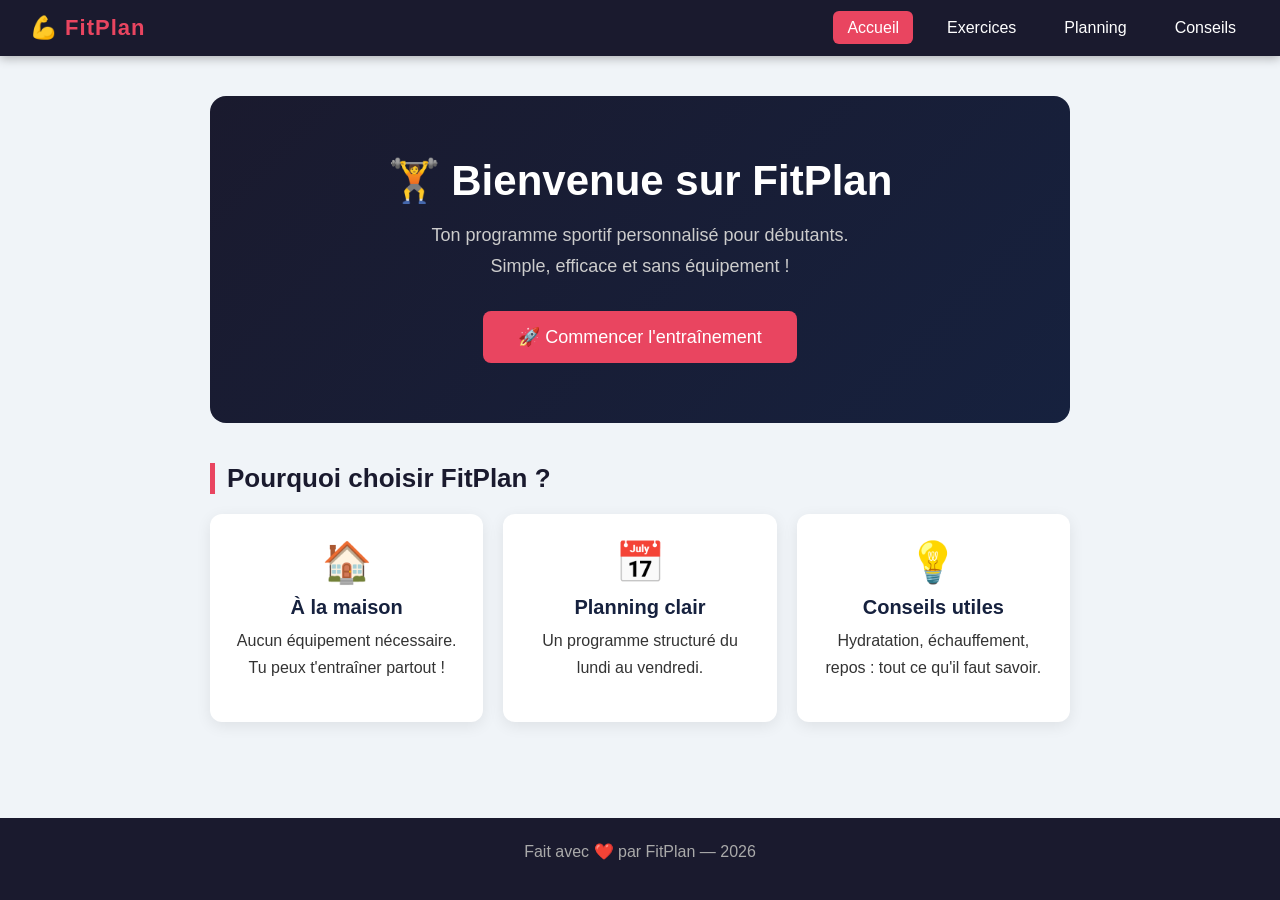
<file: index.html>
<!DOCTYPE html>
<html lang="fr">
<head>
  <meta charset="UTF-8" />
  <meta name="viewport" content="width=device-width, initial-scale=1.0" />
  <title>FitPlan - Programme Sportif</title>

  <link rel="stylesheet" href="style.css" />
</head>

<body>

  <nav>
    <div class="logo">💪 FitPlan</div>
    <ul>
      <li><a href="index.html" class="actif">Accueil</a></li>
      <li><a href="exercices.html">Exercices</a></li>
      <li><a href="planning.html">Planning</a></li>
      <li><a href="conseils.html">Conseils</a></li>
    </ul>
  </nav>


  <main>

    <section class="hero">
      <h1>🏋️ Bienvenue sur FitPlan</h1>
      <p>Ton programme sportif personnalisé pour débutants.<br>Simple, efficace et sans équipement !</p>

    
      <button id="btn-entrainement" class="btn-principal">
        🚀 Commencer l'entraînement
      </button>
    </section>

    
    <h2>Pourquoi choisir FitPlan ?</h2>

    <div class="avantages">

      <div class="avantage-item">
        <div class="icone">🏠</div>
        <h3>À la maison</h3>
        <p>Aucun équipement nécessaire. Tu peux t'entraîner partout !</p>
      </div>

      <div class="avantage-item">
        <div class="icone">📅</div>
        <h3>Planning clair</h3>
        <p>Un programme structuré du lundi au vendredi.</p>
      </div>

      <div class="avantage-item">
        <div class="icone">💡</div>
        <h3>Conseils utiles</h3>
        <p>Hydratation, échauffement, repos : tout ce qu'il faut savoir.</p>
      </div>

    </div>

  </main>

  <footer>
    <p>Fait avec <span>❤️</span> par FitPlan &mdash; 2026</p>
  </footer>
  <script src="script.js"></script>

</body>
</html>
</file>
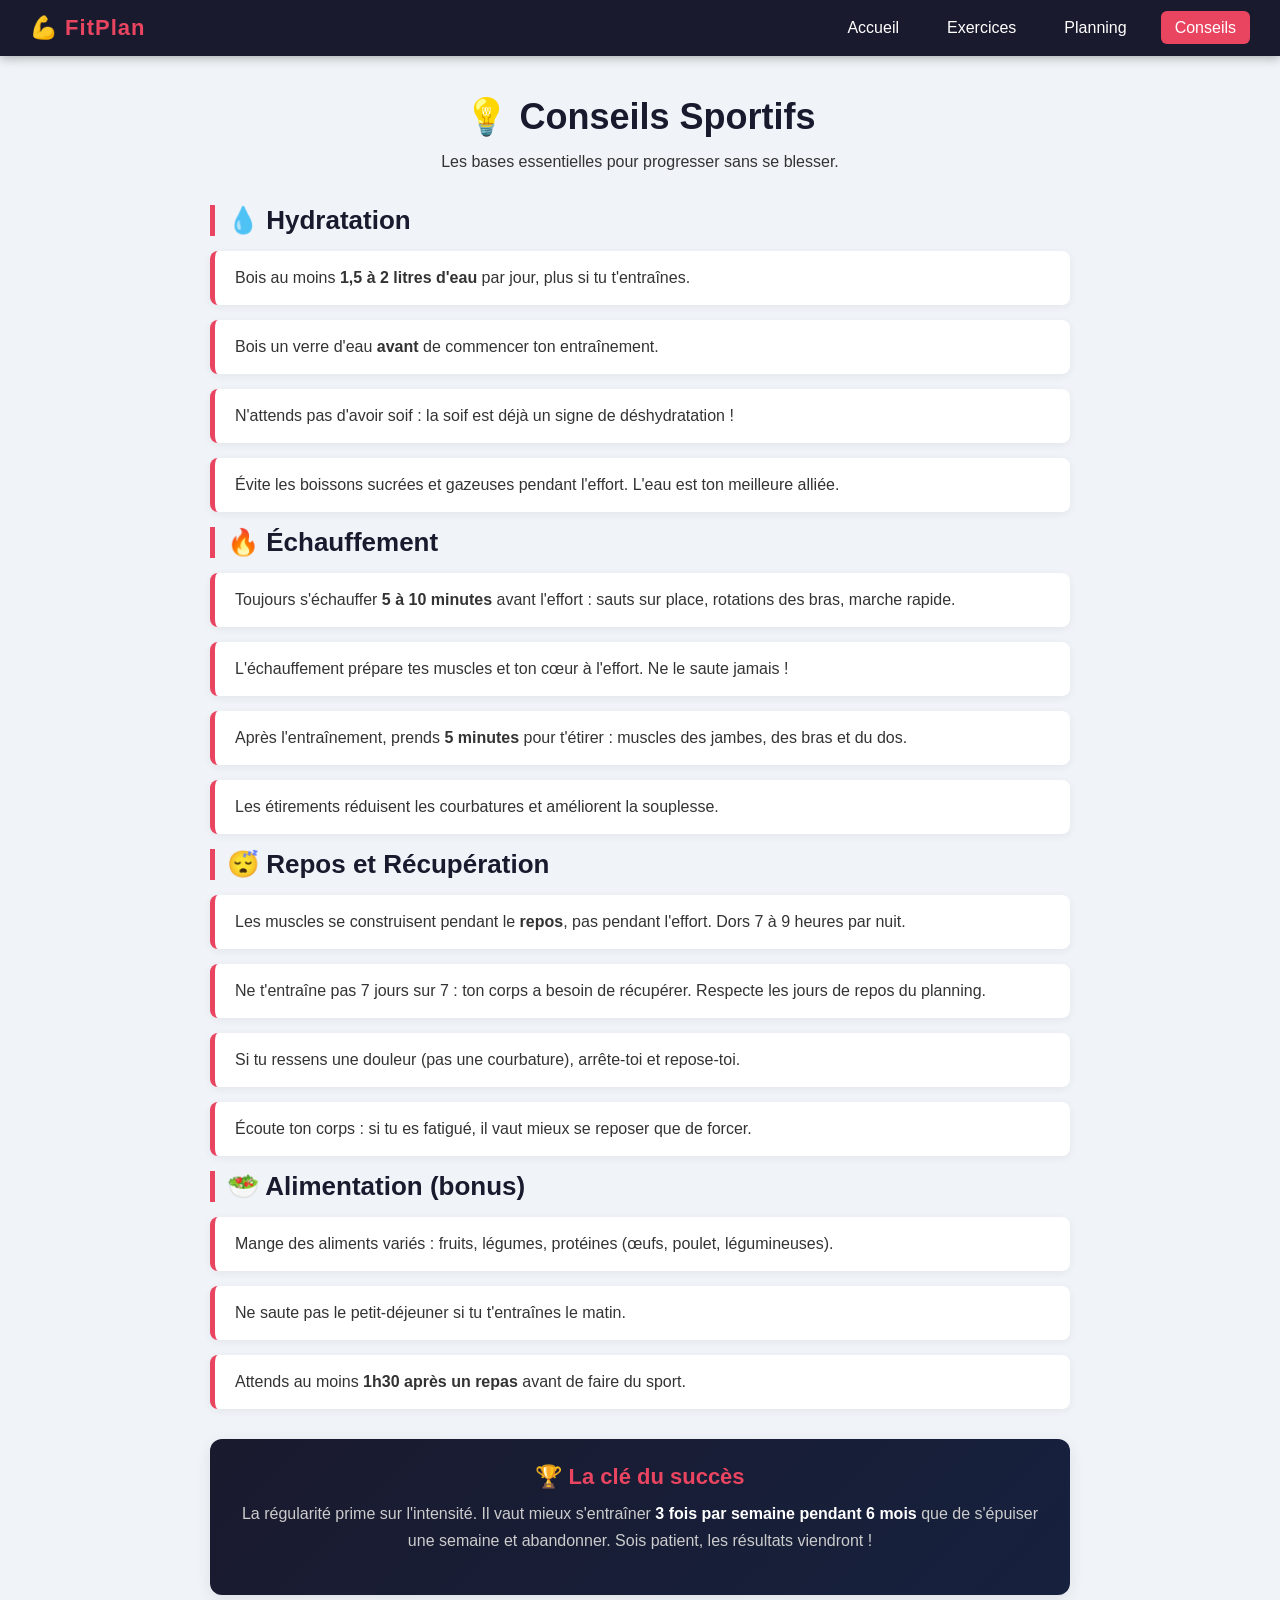
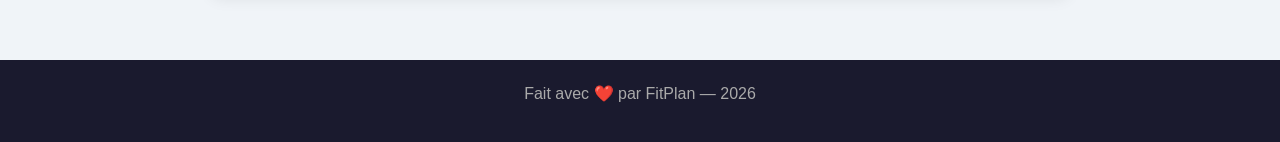
<file: conseils.html>
<!DOCTYPE html>
<html lang="fr">
<head>
  <meta charset="UTF-8" />
  <meta name="viewport" content="width=device-width, initial-scale=1.0" />
  <title>FitPlan - Conseils</title>
  <link rel="stylesheet" href="style.css" />
</head>

<body>
  <nav>
    <div class="logo">💪 FitPlan</div>
    <ul>
      <li><a href="index.html">Accueil</a></li>
      <li><a href="exercices.html">Exercices</a></li>
      <li><a href="planning.html">Planning</a></li>
      <li><a href="conseils.html" class="actif">Conseils</a></li>
    </ul>
  </nav>

  <main>

    <h1>💡 Conseils Sportifs</h1>
    <p style="text-align:center; margin-bottom: 30px;">
      Les bases essentielles pour progresser sans se blesser.
    </p>

    <h2>💧 Hydratation</h2>
    <ul class="liste-conseils">
      <li>Bois au moins <strong>1,5 à 2 litres d'eau</strong> par jour, plus si tu t'entraînes.</li>
      <li>Bois un verre d'eau <strong>avant</strong> de commencer ton entraînement.</li>
      <li>N'attends pas d'avoir soif : la soif est déjà un signe de déshydratation !</li>
      <li>Évite les boissons sucrées et gazeuses pendant l'effort. L'eau est ton meilleure alliée.</li>
    </ul>

    <h2>🔥 Échauffement</h2>
    <ul class="liste-conseils">
      <li>Toujours s'échauffer <strong>5 à 10 minutes</strong> avant l'effort : sauts sur place, rotations des bras, marche rapide.</li>
      <li>L'échauffement prépare tes muscles et ton cœur à l'effort. Ne le saute jamais !</li>
      <li>Après l'entraînement, prends <strong>5 minutes</strong> pour t'étirer : muscles des jambes, des bras et du dos.</li>
      <li>Les étirements réduisent les courbatures et améliorent la souplesse.</li>
    </ul>

    <h2>😴 Repos et Récupération</h2>
    <ul class="liste-conseils">
      <li>Les muscles se construisent pendant le <strong>repos</strong>, pas pendant l'effort. Dors 7 à 9 heures par nuit.</li>
      <li>Ne t'entraîne pas 7 jours sur 7 : ton corps a besoin de récupérer. Respecte les jours de repos du planning.</li>
      <li>Si tu ressens une douleur (pas une courbature), arrête-toi et repose-toi.</li>
      <li>Écoute ton corps : si tu es fatigué, il vaut mieux se reposer que de forcer.</li>
    </ul>
    <h2>🥗 Alimentation (bonus)</h2>
    <ul class="liste-conseils">
      <li>Mange des aliments variés : fruits, légumes, protéines (œufs, poulet, légumineuses).</li>
      <li>Ne saute pas le petit-déjeuner si tu t'entraînes le matin.</li>
      <li>Attends au moins <strong>1h30 après un repas</strong> avant de faire du sport.</li>
    </ul>

  
    <div class="card" style="text-align:center; margin-top:30px; background: linear-gradient(135deg,#1a1a2e,#16213e); color:white;">
      <h3 style="color:#e94560; font-size:22px; margin-bottom:10px;">🏆 La clé du succès</h3>
      <p style="color:#ccc;">
        La régularité prime sur l'intensité. Il vaut mieux s'entraîner
        <strong style="color:white;">3 fois par semaine pendant 6 mois</strong>
        que de s'épuiser une semaine et abandonner. Sois patient, les résultats viendront !
      </p>
    </div>

  </main>

  <footer>
    <p>Fait avec <span>❤️</span> par FitPlan &mdash; 2026</p>
  </footer>

  <script src="script.js"></script>

</body>
</html>
</file>
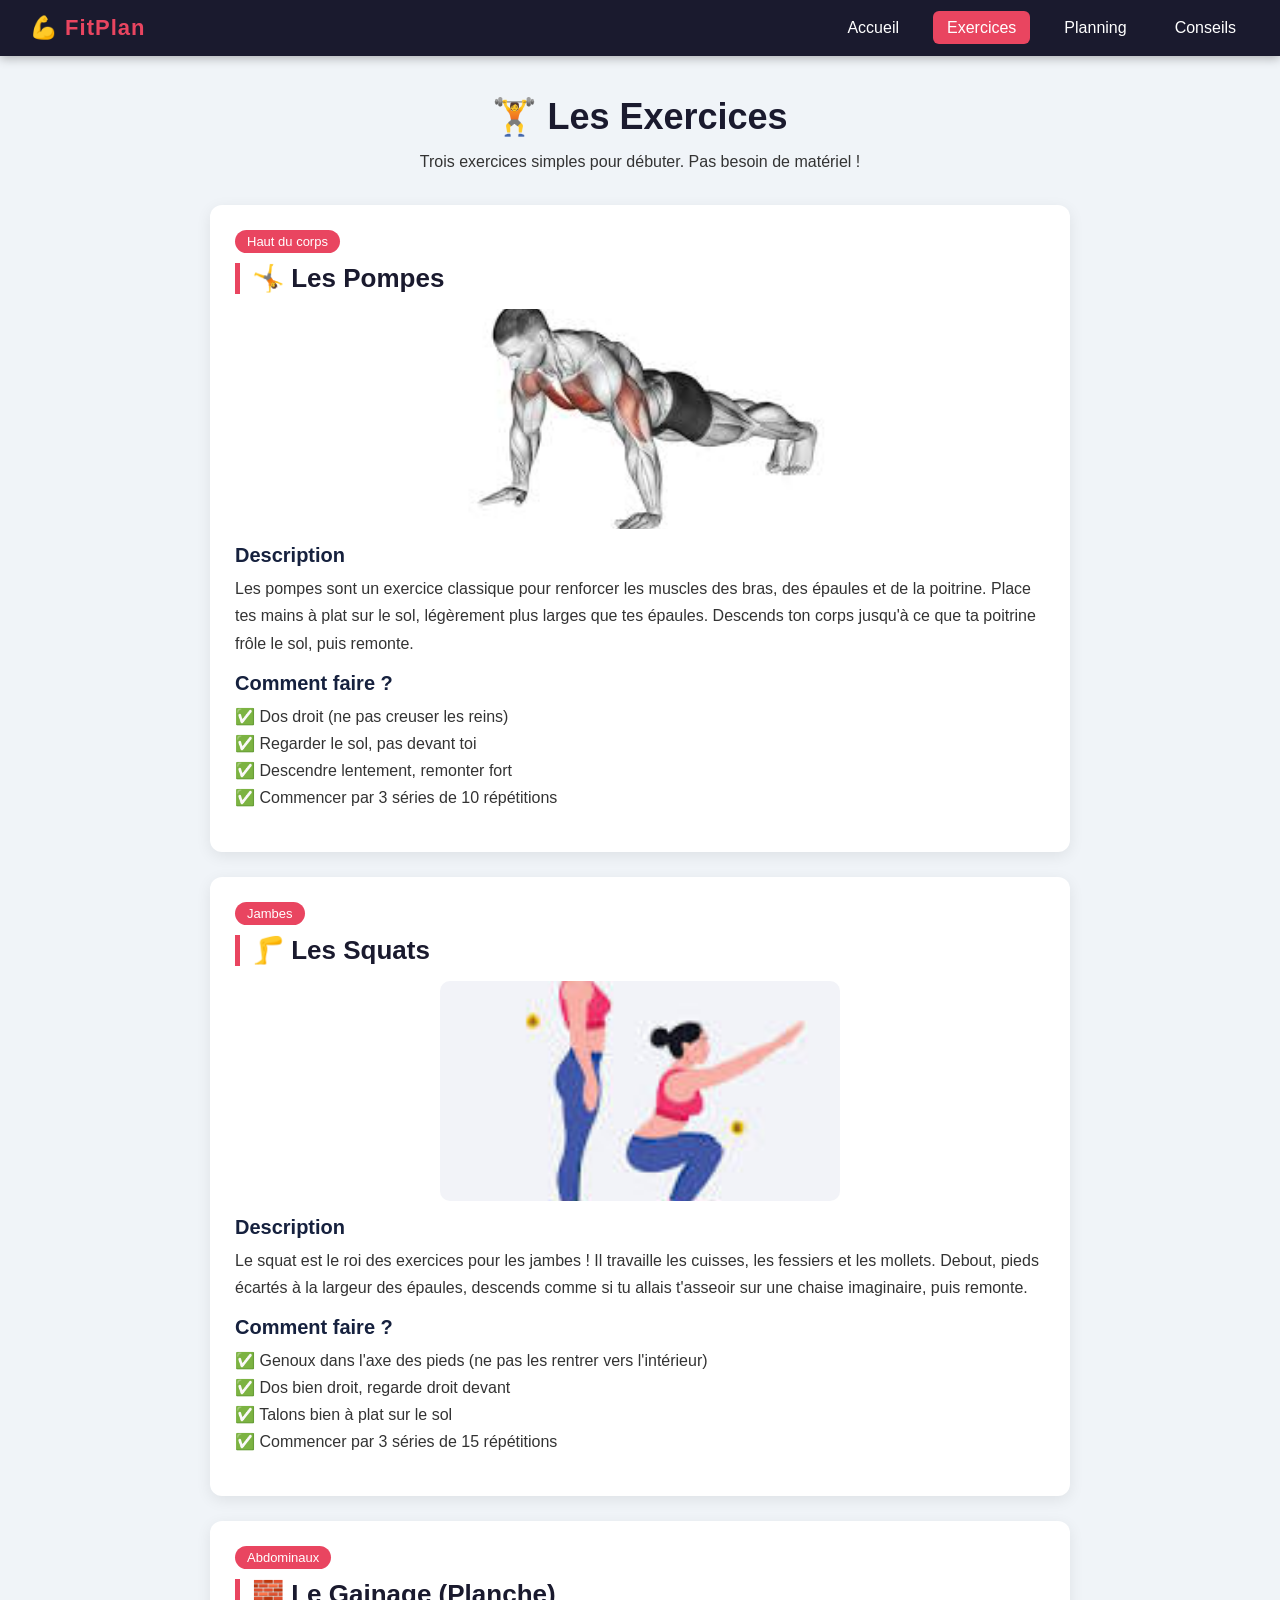
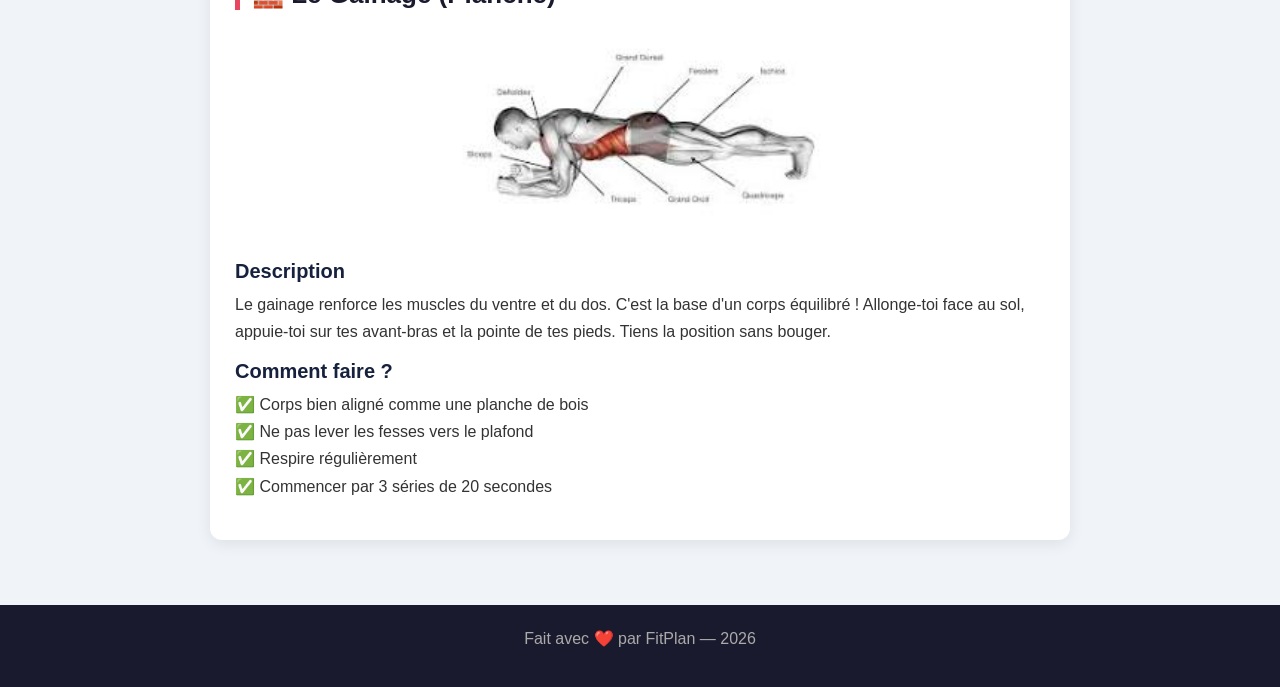
<file: exercices.html>
<!DOCTYPE html>
<html lang="fr">
<head>
  <meta charset="UTF-8" />
  <meta name="viewport" content="width=device-width, initial-scale=1.0" />
  <title>FitPlan - Exercices</title>
  <link rel="stylesheet" href="style.css" />
</head>

<body>
  <nav>
    <div class="logo">💪 FitPlan</div>
    <ul>
      <li><a href="index.html">Accueil</a></li>
      <li><a href="exercices.html" class="actif">Exercices</a></li>
      <li><a href="planning.html">Planning</a></li>
      <li><a href="conseils.html">Conseils</a></li>
    </ul>
  </nav>

  <main>

    <h1>🏋️ Les Exercices</h1>
    <p style="text-align:center; margin-bottom: 30px;">
      Trois exercices simples pour débuter. Pas besoin de matériel !
    </p>

    <div class="card">
      <span class="badge">Haut du corps</span>
      <h2>🤸 Les Pompes</h2>

      <img
        <img src="pompe.png"
        alt="Exercice de pompes"
        class="img-exercice"
      />

      <h3>Description</h3>
      <p>
        Les pompes sont un exercice classique pour renforcer les muscles des bras,
        des épaules et de la poitrine. Place tes mains à plat sur le sol, légèrement
        plus larges que tes épaules. Descends ton corps jusqu'à ce que ta poitrine
        frôle le sol, puis remonte.
      </p>

      <h3>Comment faire ?</h3>
      <p>
        ✅ Dos droit (ne pas creuser les reins)<br />
        ✅ Regarder le sol, pas devant toi<br />
        ✅ Descendre lentement, remonter fort<br />
        ✅ Commencer par 3 séries de 10 répétitions
      </p>
    </div>

  
    <div class="card">
      <span class="badge">Jambes</span>
      <h2>🦵 Les Squats</h2>

      <img
        <img src="squate.png"
        alt="Exercice de squats"
        class="img-exercice"
      />

      <h3>Description</h3>
      <p>
        Le squat est le roi des exercices pour les jambes ! Il travaille les cuisses,
        les fessiers et les mollets. Debout, pieds écartés à la largeur des épaules,
        descends comme si tu allais t'asseoir sur une chaise imaginaire, puis remonte.
      </p>

      <h3>Comment faire ?</h3>
      <p>
        ✅ Genoux dans l'axe des pieds (ne pas les rentrer vers l'intérieur)<br />
        ✅ Dos bien droit, regarde droit devant<br />
        ✅ Talons bien à plat sur le sol<br />
        ✅ Commencer par 3 séries de 15 répétitions
      </p>
    </div>


    <div class="card">
      <span class="badge">Abdominaux</span>
      <h2>🧱 Le Gainage (Planche)</h2>

   
      <img
         <img src="guainage.png"
        alt="Exercice de gainage (planche)"
        class="img-exercice"
      />

      <h3>Description</h3>
      <p>
        Le gainage renforce les muscles du ventre et du dos. C'est la base d'un corps
        équilibré ! Allonge-toi face au sol, appuie-toi sur tes avant-bras et la
        pointe de tes pieds. Tiens la position sans bouger.
      </p>

      <h3>Comment faire ?</h3>
      <p>
        ✅ Corps bien aligné comme une planche de bois<br />
        ✅ Ne pas lever les fesses vers le plafond<br />
        ✅ Respire régulièrement<br />
        ✅ Commencer par 3 séries de 20 secondes
      </p>
    </div>

  </main>


  <footer>
    <p>Fait avec <span>❤️</span> par FitPlan &mdash; 2026</p>
  </footer>

  <script src="script.js"></script>

</body>
</html>
</file>
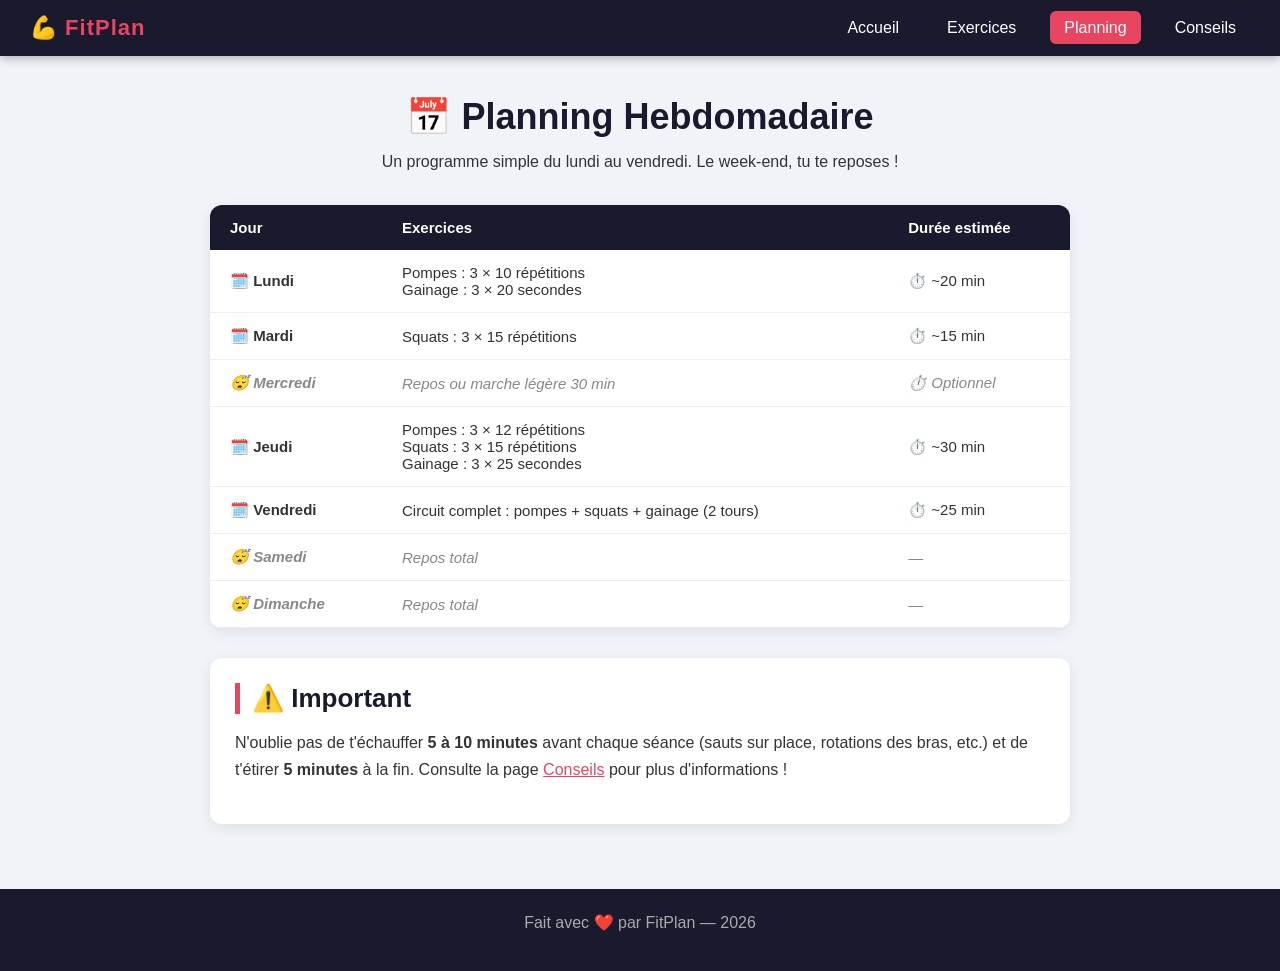
<file: planning.html>
<!DOCTYPE html>
<html lang="fr">
<head>
  <meta charset="UTF-8" />
  <meta name="viewport" content="width=device-width, initial-scale=1.0" />
  <title>FitPlan - Planning</title>
  <link rel="stylesheet" href="style.css" />
</head>

<body>

  <nav>
    <div class="logo">💪 FitPlan</div>
    <ul>
      <li><a href="index.html">Accueil</a></li>
      <li><a href="exercices.html">Exercices</a></li>
      <li><a href="planning.html" class="actif">Planning</a></li>
      <li><a href="conseils.html">Conseils</a></li>
    </ul>
  </nav>


  <main>

    <h1>📅 Planning Hebdomadaire</h1>
    <p style="text-align:center; margin-bottom: 30px;">
      Un programme simple du lundi au vendredi. Le week-end, tu te reposes !
    </p>

   
    <table>

      <thead>
        <tr>
          <th>Jour</th>
          <th>Exercices</th>
          <th>Durée estimée</th>
        </tr>
      </thead>

  
      <tbody>
        <tr>
          <td><strong>🗓️ Lundi</strong></td>
          <td>Pompes : 3 × 10 répétitions<br />Gainage : 3 × 20 secondes</td>
          <td>⏱️ ~20 min</td>
        </tr>


        <tr>
          <td><strong>🗓️ Mardi</strong></td>
          <td>Squats : 3 × 15 répétitions</td>
          <td>⏱️ ~15 min</td>
        </tr>

      
        <tr class="repos">
          <td><strong>😴 Mercredi</strong></td>
          <td>Repos ou marche légère 30 min</td>
          <td>⏱️ Optionnel</td>
        </tr>

        
        <tr>
          <td><strong>🗓️ Jeudi</strong></td>
          <td>
            Pompes : 3 × 12 répétitions<br />
            Squats : 3 × 15 répétitions<br />
            Gainage : 3 × 25 secondes
          </td>
          <td>⏱️ ~30 min</td>
        </tr>

       
        <tr>
          <td><strong>🗓️ Vendredi</strong></td>
          <td>Circuit complet : pompes + squats + gainage (2 tours)</td>
          <td>⏱️ ~25 min</td>
        </tr>

      
        <tr class="repos">
          <td><strong>😴 Samedi</strong></td>
          <td>Repos total</td>
          <td>—</td>
        </tr>

       
        <tr class="repos">
          <td><strong>😴 Dimanche</strong></td>
          <td>Repos total</td>
          <td>—</td>
        </tr>

      </tbody>
    </table>

   
    <div class="card" style="margin-top: 30px;">
      <h2>⚠️ Important</h2>
      <p>
        N'oublie pas de t'échauffer <strong>5 à 10 minutes</strong> avant chaque séance
        (sauts sur place, rotations des bras, etc.) et de t'étirer <strong>5 minutes</strong>
        à la fin. Consulte la page <a href="conseils.html" style="color:#e94560;">Conseils</a>
        pour plus d'informations !
      </p>
    </div>

  </main>
  <footer>
    <p>Fait avec <span>❤️</span> par FitPlan &mdash; 2026</p>
  </footer>

  <script src="script.js"></script>

</body>
</html>
</file>
<file: style.css>
* {
  margin: 0;
  padding: 0;
  box-sizing: border-box; /* Facilite le calcul des tailles */
}

body {
  font-family: Arial, sans-serif; 
  background-color: #f0f4f8;     
  color: #333;                  
  min-height: 100vh;            
  display: flex;
  flex-direction: column;
}

nav {
  background-color: #1a1a2e;   
  padding: 15px 30px;
  display: flex;
  justify-content: space-between;
  align-items: center;
  box-shadow: 0 2px 10px rgba(0,0,0,0.3);
}


nav .logo {
  color: #e94560;
  font-size: 22px;
  font-weight: bold;
  letter-spacing: 1px;
}


nav ul {
  list-style: none; 
  display: flex;
  gap: 20px;        
}

nav ul li a {
  color: #ffffff;
  text-decoration: none;
  font-size: 16px;
  padding: 8px 14px;
  border-radius: 6px;
  transition: background-color 0.3s; 
}


nav ul li a:hover {
  background-color: #e94560;  
  color: #fff;
}


nav ul li a.actif {
  background-color: #e94560;
}


main {
  flex: 1; 
  padding: 40px 20px;
  max-width: 900px;   
  margin: 0 auto;      
  width: 100%;
}


h1 {
  font-size: 36px;
  color: #1a1a2e;
  margin-bottom: 10px;
  text-align: center;
}

h2 {
  font-size: 26px;
  color: #1a1a2e;
  margin-bottom: 15px;
  border-left: 5px solid #e94560; 
  padding-left: 12px;
}

h3 {
  font-size: 20px;
  color: #16213e;
  margin-bottom: 8px;
}

p {
  font-size: 16px;
  line-height: 1.7;  
  margin-bottom: 15px;
}


.hero {
  text-align: center;
  background: linear-gradient(135deg, #1a1a2e, #16213e);
  color: white;
  padding: 60px 30px;
  border-radius: 16px;
  margin-bottom: 40px;
}

.hero h1 {
  color: #fff;
  font-size: 42px;
  margin-bottom: 15px;
}

.hero p {
  color: #ccc;
  font-size: 18px;
  margin-bottom: 30px;
}


.btn-principal {
  background-color: #e94560;  
  color: white;
  border: none;
  padding: 15px 35px;
  font-size: 18px;
  border-radius: 8px;
  cursor: pointer;             
  transition: transform 0.2s, background-color 0.3s; 
}


.btn-principal:hover {
  background-color: #c73652;  
  transform: scale(1.05);     
}


.card {
  background-color: #ffffff;
  border-radius: 12px;
  padding: 25px;
  margin-bottom: 25px;
  box-shadow: 0 4px 15px rgba(0,0,0,0.08); 
  transition: transform 0.2s;
}


.card:hover {
  transform: translateY(-4px); 
}


.img-exercice {
  width: 100%;
  max-width: 400px;  
  height: 220px;
  object-fit: cover; 
  border-radius: 10px;
  display: block;
  margin: 15px auto; 
}


table {
  width: 100%;
  border-collapse: collapse; 
  margin-top: 20px;
  background-color: #fff;
  border-radius: 12px;
  overflow: hidden;
  box-shadow: 0 4px 15px rgba(0,0,0,0.08);
}


th {
  background-color: #1a1a2e;
  color: #fff;
  padding: 14px 20px;
  text-align: left;
  font-size: 15px;
}


td {
  padding: 14px 20px;
  border-bottom: 1px solid #eee;
  font-size: 15px;
}

tr.repos td {
  color: #888;
  font-style: italic;
}


tr:hover td {
  background-color: #fef0f3; 
}


.liste-conseils {
  list-style: none;
  padding: 0;
}

.liste-conseils li {
  background-color: #fff;
  border-left: 5px solid #e94560;
  margin-bottom: 15px;
  padding: 18px 20px;
  border-radius: 8px;
  font-size: 16px;
  box-shadow: 0 2px 8px rgba(0,0,0,0.06);
}


.liste-conseils li::before {
  margin-right: 10px;
  font-size: 20px;
}


footer {
  background-color: #1a1a2e;
  color: #aaa;
  text-align: center;
  padding: 20px;
  font-size: 14px;
}

footer span {
  color: #e94560;
}


.avantages {
  display: flex;
  gap: 20px;
  flex-wrap: wrap; 
  margin-top: 20px;
}

.avantage-item {
  flex: 1;
  min-width: 200px;
  background-color: #fff;
  border-radius: 12px;
  padding: 25px;
  text-align: center;
  box-shadow: 0 4px 15px rgba(0,0,0,0.08);
}

.avantage-item .icone {
  font-size: 40px;
  margin-bottom: 10px;
}

.badge {
  display: inline-block;
  background-color: #e94560;
  color: white;
  font-size: 13px;
  padding: 4px 12px;
  border-radius: 20px;
  margin-bottom: 10px;
}
</file>
